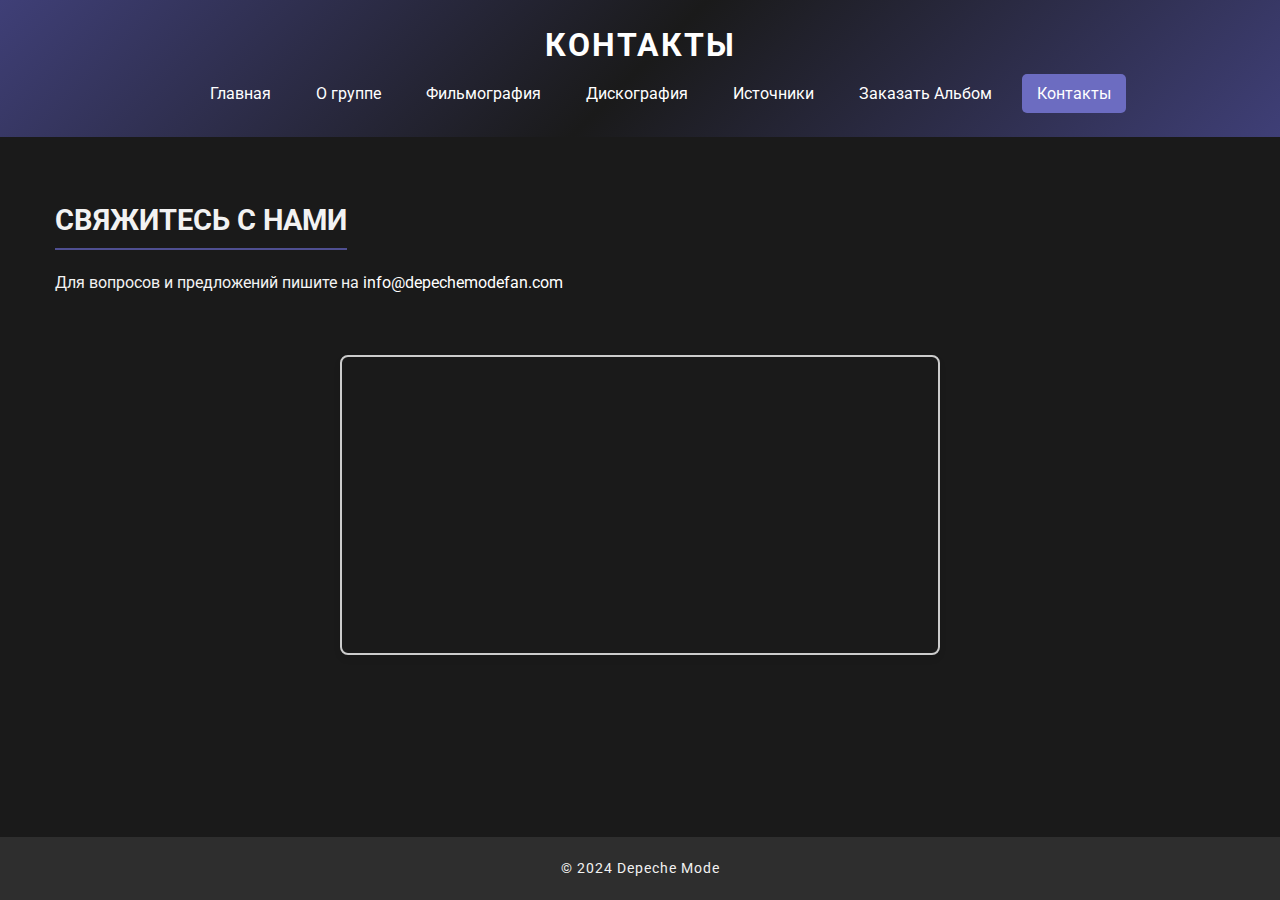
<file: contacts.html>
<!DOCTYPE html>
<html lang="en">
<head>
    <meta charset="UTF-8">
    <meta name="viewport" content="width=device-width, initial-scale=1.0">
    <title>Контакты</title>
    <link rel="stylesheet" href="css/style.css">
    <link href="https://fonts.googleapis.com/css2?family=Roboto:wght@400;700&display=swap&subset=cyrillic" rel="stylesheet">
    <link href="https://fonts.googleapis.com/css2?family=Montserrat:wght@400;700&display=swap&subset=cyrillic" rel="stylesheet">
    <script src="https://api-maps.yandex.ru/2.1/?lang=ru_RU" type="text/javascript"></script>
</head>
<body>
    <header>
        <h1>Контакты</h1>
        <nav>
            <ul>
                <li><a href="index.html">Главная</a></li>
                <li><a href="about.html">О группе</a></li>
                <li><a href="filmography.html">Фильмография</a></li>
                <li><a href="discography.html">Дискография</a></li>
                <li><a href="sources.html">Источники</a></li>
                <li><a href="order.html">Заказать Альбом</a></li>
                <li><a href="contacts.html" class="active">Контакты</a></li>
            </ul>
        </nav>
    </header>
    <main>
        <div class="main_text">
            <h2>Свяжитесь с нами</h2>
            <p>Для вопросов и предложений пишите на <a class="link" href="mailto:info@depechemodefan.com">info@depechemodefan.com</a></p>
        </div>
        <div id="map">

        </div>
    </main>
    <footer>
        <p>&copy; 2024 Depeche Mode</p>
    </footer>
    <script>
        ymaps.ready(init);
        function init() {
            var map = new ymaps.Map("map", {
                center: [55.784354, 37.482600],
                zoom: 16
            });
            var placemark = new ymaps.Placemark([55.784354, 37.482600], {
                balloonContent: '<strong>МТУСИ</strong>'
            });
            map.geoObjects.add(placemark);
        }
    </script>
</body>
</html>
</file>
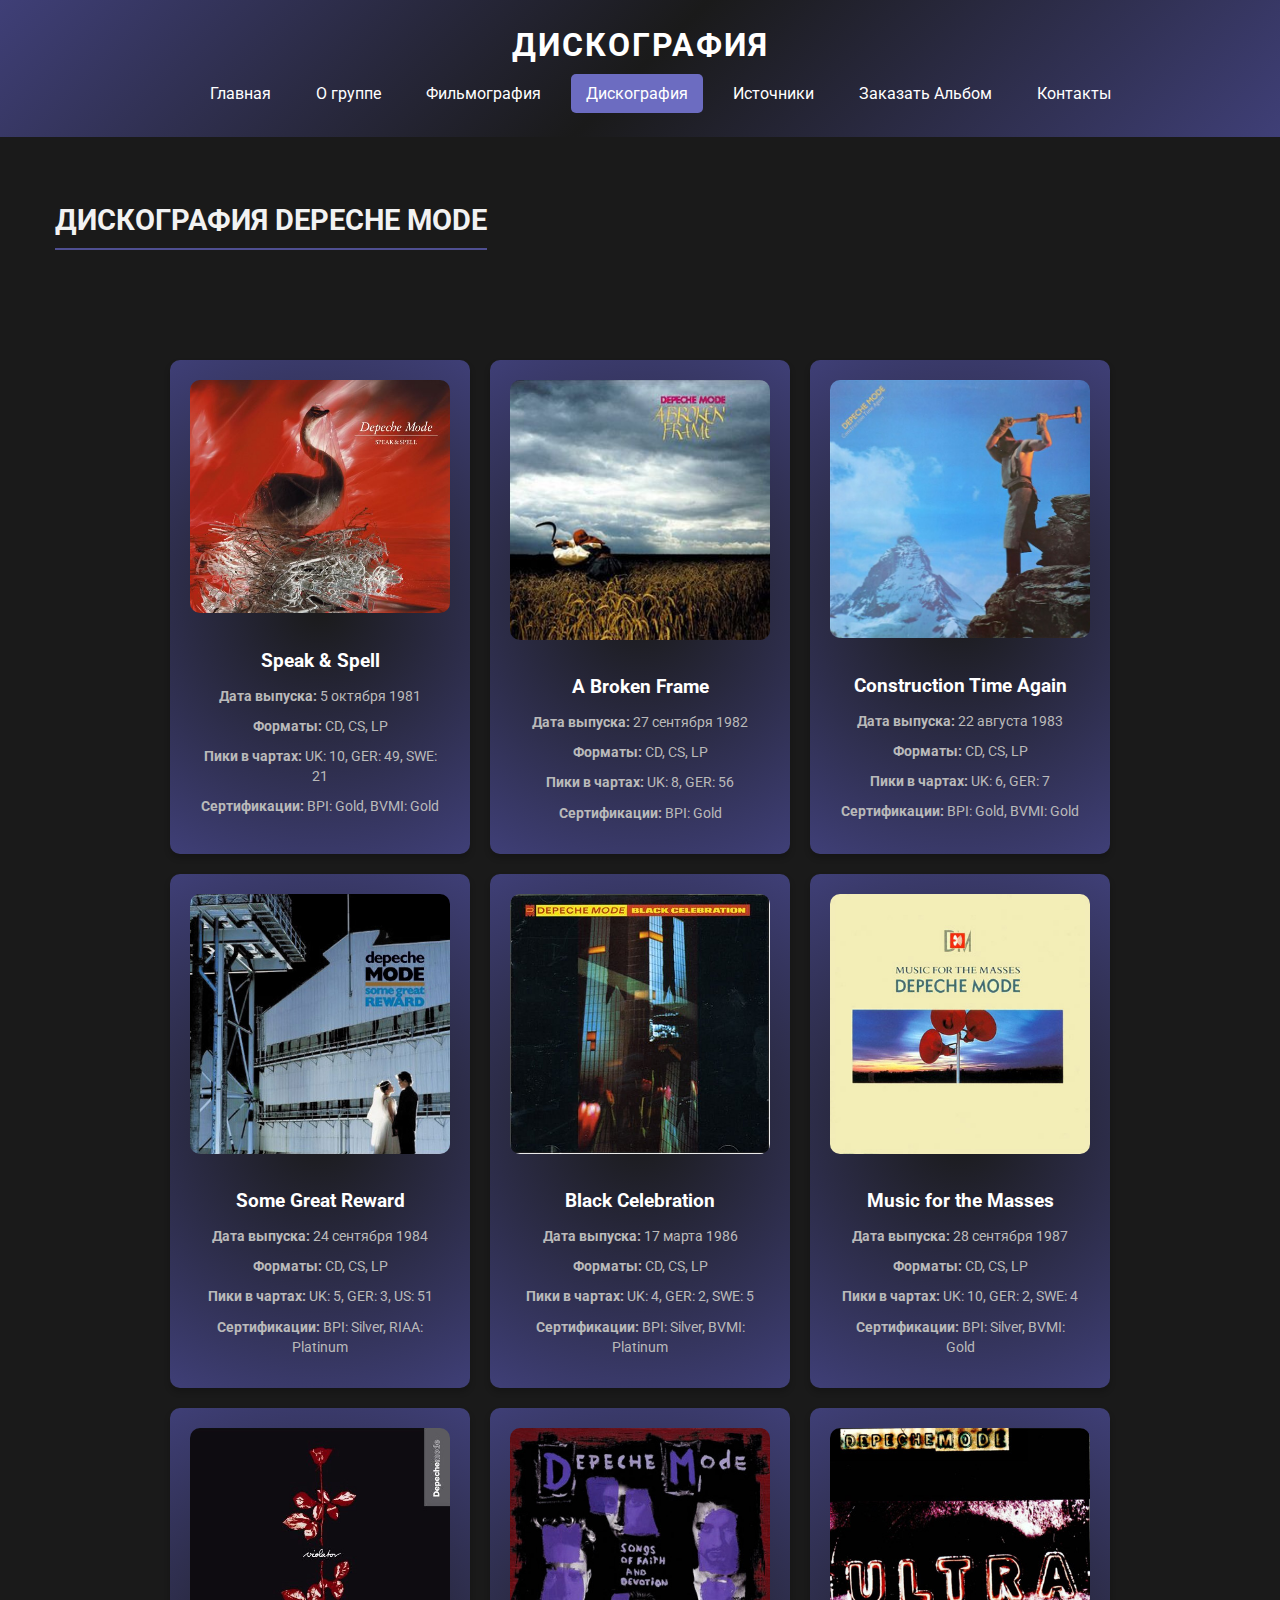
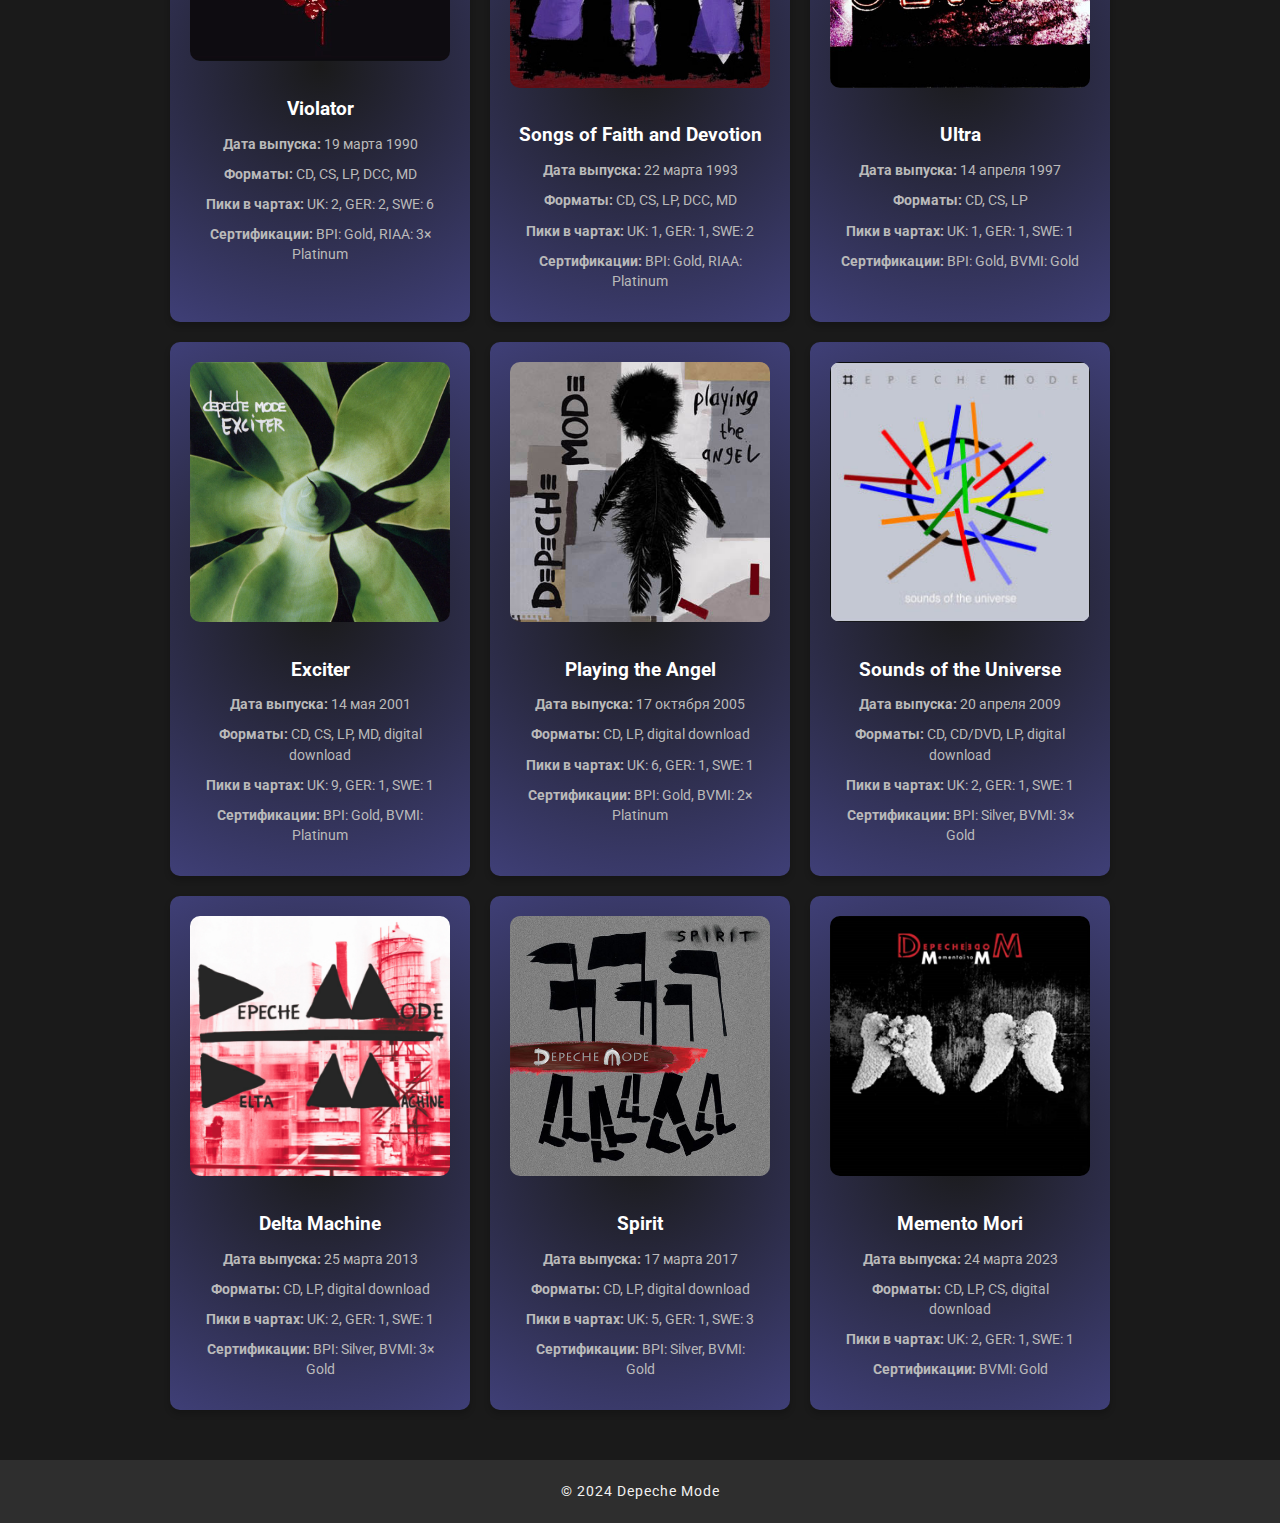
<file: discography.html>
<!DOCTYPE html>
<html lang="en">
<head>
    <meta charset="UTF-8">
    <meta name="viewport" content="width=device-width, initial-scale=1.0">
    <title>Дискография</title>
    <link rel="stylesheet" href="css/style.css">
    <link href="https://fonts.googleapis.com/css2?family=Roboto:wght@400;700&display=swap&subset=cyrillic" rel="stylesheet">
    <link href="https://fonts.googleapis.com/css2?family=Montserrat:wght@400;700&display=swap&subset=cyrillic" rel="stylesheet">
</head>
<body>
    <header>
        <h1>Дискография</h1>
        <nav>
            <ul>
                <li><a href="index.html">Главная</a></li>
                <li><a href="about.html">О группе</a></li>
                <li><a href="filmography.html">Фильмография</a></li>
                <li><a href="discography.html" class="active">Дискография</a></li>
                <li><a href="sources.html">Источники</a></li>
                <li><a href="order.html">Заказать Альбом</a></li>
                <li><a href="contacts.html">Контакты</a></li>
            </ul>
        </nav>
    </header>
    <main>
        <div class="main_text">
            <h2>Дискография Depeche Mode</h2>
        </div>
        <section class="albums">
            <article class="album-card">
                <img src="assets/Speak&Spell.jpg" alt="Обложка Speak & Spell" class="album-cover">
                <h3>Speak & Spell</h3>
                <p><strong>Дата выпуска:</strong> 5 октября 1981</p>
                <p><strong>Форматы:</strong> CD, CS, LP</p>
                <p><strong>Пики в чартах:</strong> UK: 10, GER: 49, SWE: 21</p>
                <p><strong>Сертификации:</strong> BPI: Gold, BVMI: Gold</p>
            </article>
            <article class="album-card">
                <img src="assets/A_Broken_Frame.jpg" alt="Обложка A Broken Frame" class="album-cover">
                <h3>A Broken Frame</h3>
                <p><strong>Дата выпуска:</strong> 27 сентября 1982</p>
                <p><strong>Форматы:</strong> CD, CS, LP</p>
                <p><strong>Пики в чартах:</strong> UK: 8, GER: 56</p>
                <p><strong>Сертификации:</strong> BPI: Gold</p>
            </article>
            <article class="album-card">
                <img src="assets/Construction_Time_Again.jpg" alt="Обложка Construction Time Again" class="album-cover">
                <h3>Construction Time Again</h3>
                <p><strong>Дата выпуска:</strong> 22 августа 1983</p>
                <p><strong>Форматы:</strong> CD, CS, LP</p>
                <p><strong>Пики в чартах:</strong> UK: 6, GER: 7</p>
                <p><strong>Сертификации:</strong> BPI: Gold, BVMI: Gold</p>
            </article>
            <article class="album-card">
                <img src="assets/Some_Great_Reward.jpg" alt="Обложка Some Great Reward" class="album-cover">
                <h3>Some Great Reward</h3>
                <p><strong>Дата выпуска:</strong> 24 сентября 1984</p>
                <p><strong>Форматы:</strong> CD, CS, LP</p>
                <p><strong>Пики в чартах:</strong> UK: 5, GER: 3, US: 51</p>
                <p><strong>Сертификации:</strong> BPI: Silver, RIAA: Platinum</p>
            </article>
            <article class="album-card">
                <img src="assets/Black_Celebration.jpg" alt="Обложка Black Celebration" class="album-cover">
                <h3>Black Celebration</h3>
                <p><strong>Дата выпуска:</strong> 17 марта 1986</p>
                <p><strong>Форматы:</strong> CD, CS, LP</p>
                <p><strong>Пики в чартах:</strong> UK: 4, GER: 2, SWE: 5</p>
                <p><strong>Сертификации:</strong> BPI: Silver, BVMI: Platinum</p>
            </article>
            <article class="album-card">
                <img src="assets/Music_For_The_Masses.jpg" alt="Обложка Music for the Masses" class="album-cover">
                <h3>Music for the Masses</h3>
                <p><strong>Дата выпуска:</strong> 28 сентября 1987</p>
                <p><strong>Форматы:</strong> CD, CS, LP</p>
                <p><strong>Пики в чартах:</strong> UK: 10, GER: 2, SWE: 4</p>
                <p><strong>Сертификации:</strong> BPI: Silver, BVMI: Gold</p>
            </article>
            <article class="album-card">
                <img src="assets/Violator.jpg" alt="Обложка Violator" class="album-cover">
                <h3>Violator</h3>
                <p><strong>Дата выпуска:</strong> 19 марта 1990</p>
                <p><strong>Форматы:</strong> CD, CS, LP, DCC, MD</p>
                <p><strong>Пики в чартах:</strong> UK: 2, GER: 2, SWE: 6</p>
                <p><strong>Сертификации:</strong> BPI: Gold, RIAA: 3× Platinum</p>
            </article>
            <article class="album-card">
                <img src="assets/Songs_of_Faith_and_Devotion.jpg" alt="Обложка Songs of Faith and Devotion" class="album-cover">
                <h3>Songs of Faith and Devotion</h3>
                <p><strong>Дата выпуска:</strong> 22 марта 1993</p>
                <p><strong>Форматы:</strong> CD, CS, LP, DCC, MD</p>
                <p><strong>Пики в чартах:</strong> UK: 1, GER: 1, SWE: 2</p>
                <p><strong>Сертификации:</strong> BPI: Gold, RIAA: Platinum</p>
            </article>
            <article class="album-card">
                <img src="assets/Ultra.jpg" alt="Обложка Ultra" class="album-cover">
                <h3>Ultra</h3>
                <p><strong>Дата выпуска:</strong> 14 апреля 1997</p>
                <p><strong>Форматы:</strong> CD, CS, LP</p>
                <p><strong>Пики в чартах:</strong> UK: 1, GER: 1, SWE: 1</p>
                <p><strong>Сертификации:</strong> BPI: Gold, BVMI: Gold</p>
            </article>
            <article class="album-card">
                <img src="assets/Exciter.jpg" alt="Обложка Exciter" class="album-cover">
                <h3>Exciter</h3>
                <p><strong>Дата выпуска:</strong> 14 мая 2001</p>
                <p><strong>Форматы:</strong> CD, CS, LP, MD, digital download</p>
                <p><strong>Пики в чартах:</strong> UK: 9, GER: 1, SWE: 1</p>
                <p><strong>Сертификации:</strong> BPI: Gold, BVMI: Platinum</p>
            </article>
            <article class="album-card">
                <img src="assets/Playing_the_Angel.jpg" alt="Обложка Playing the Angel" class="album-cover">
                <h3>Playing the Angel</h3>
                <p><strong>Дата выпуска:</strong> 17 октября 2005</p>
                <p><strong>Форматы:</strong> CD, LP, digital download</p>
                <p><strong>Пики в чартах:</strong> UK: 6, GER: 1, SWE: 1</p>
                <p><strong>Сертификации:</strong> BPI: Gold, BVMI: 2× Platinum</p>
            </article>
            <article class="album-card">
                <img src="assets/Sounds_of_the_Universe.jpg" alt="Обложка Sounds of the Universe" class="album-cover">
                <h3>Sounds of the Universe</h3>
                <p><strong>Дата выпуска:</strong> 20 апреля 2009</p>
                <p><strong>Форматы:</strong> CD, CD/DVD, LP, digital download</p>
                <p><strong>Пики в чартах:</strong> UK: 2, GER: 1, SWE: 1</p>
                <p><strong>Сертификации:</strong> BPI: Silver, BVMI: 3× Gold</p>
            </article>
            <article class="album-card">
                <img src="assets/Delta_Machine.jpg" alt="Обложка Delta Machine" class="album-cover">
                <h3>Delta Machine</h3>
                <p><strong>Дата выпуска:</strong> 25 марта 2013</p>
                <p><strong>Форматы:</strong> CD, LP, digital download</p>
                <p><strong>Пики в чартах:</strong> UK: 2, GER: 1, SWE: 1</p>
                <p><strong>Сертификации:</strong> BPI: Silver, BVMI: 3× Gold</p>
            </article>
            <article class="album-card">
                <img src="assets/Spirit.jpg" alt="Обложка Spirit" class="album-cover">
                <h3>Spirit</h3>
                <p><strong>Дата выпуска:</strong> 17 марта 2017</p>
                <p><strong>Форматы:</strong> CD, LP, digital download</p>
                <p><strong>Пики в чартах:</strong> UK: 5, GER: 1, SWE: 3</p>
                <p><strong>Сертификации:</strong> BPI: Silver, BVMI: Gold</p>
            </article>
            <article class="album-card">
                <img src="assets/Memento_Mori.png" alt="Обложка Memento Mori" class="album-cover">
                <h3>Memento Mori</h3>
                <p><strong>Дата выпуска:</strong> 24 марта 2023</p>
                <p><strong>Форматы:</strong> CD, LP, CS, digital download</p>
                <p><strong>Пики в чартах:</strong> UK: 2, GER: 1, SWE: 1</p>
                <p><strong>Сертификации:</strong> BVMI: Gold</p>
            </article>
        </section>
    </main>
    <footer>
        <p>&copy; 2024 Depeche Mode</p>
    </footer>
</body>
</html>
</file>
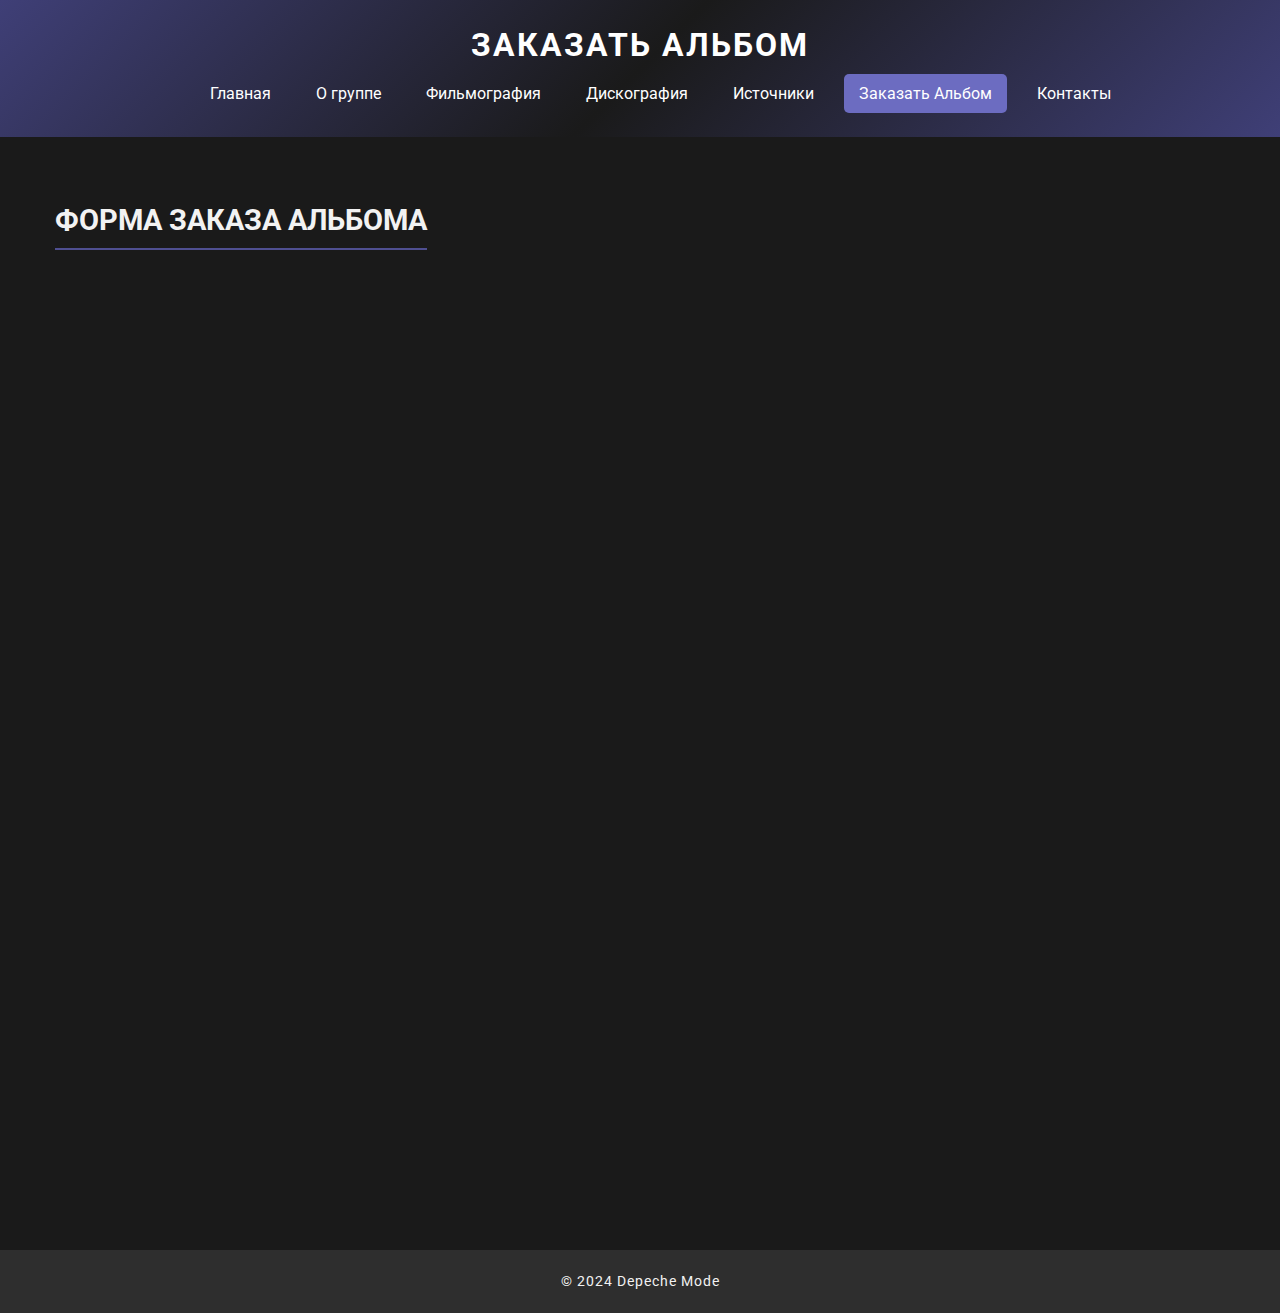
<file: order.html>
<!DOCTYPE html>
<html lang="en">
<head>
    <meta charset="UTF-8">
    <meta name="viewport" content="width=device-width, initial-scale=1.0">
    <title>Заказать Альбом</title>
    <link rel="stylesheet" href="css/style.css">
    <link href="https://fonts.googleapis.com/css2?family=Roboto:wght@400;700&display=swap&subset=cyrillic" rel="stylesheet">
    <link href="https://fonts.googleapis.com/css2?family=Montserrat:wght@400;700&display=swap&subset=cyrillic" rel="stylesheet">
    <style>
        body {
            margin: 0;
            padding: 0;
            overflow-x: hidden;
        }
    </style>
</head>
<body>
    <header>
        <h1>Заказать Альбом</h1>
        <nav>
            <ul>
                <li><a href="index.html">Главная</a></li>
                <li><a href="about.html">О группе</a></li>
                <li><a href="filmography.html">Фильмография</a></li>
                <li><a href="discography.html">Дискография</a></li>
                <li><a href="sources.html">Источники</a></li>
                <li><a href="order.html" class="active">Заказать Альбом</a></li>
                <li><a href="contacts.html">Контакты</a></li>
            </ul>
        </nav>
    </header>
    <main>
        <div class="main_text">
            <h2>Форма заказа альбома</h2>
        </div>
        <!-- Контейнер для центрирования формы -->
        <div class="form-container">
            <iframe src="https://docs.google.com/forms/d/e/1FAIpQLSdF28ki2_9HLTrXo1J_b01ZDTvJjjThPgT03pXNzlzsVpkf3g/viewform?embedded=true" frameborder="0" marginheight="0" marginwidth="0">Загрузка…</iframe>
        </div>
    </main>
    <footer>
        <p>&copy; 2024 Depeche Mode</p>
    </footer>
</body>
</html>
</file>
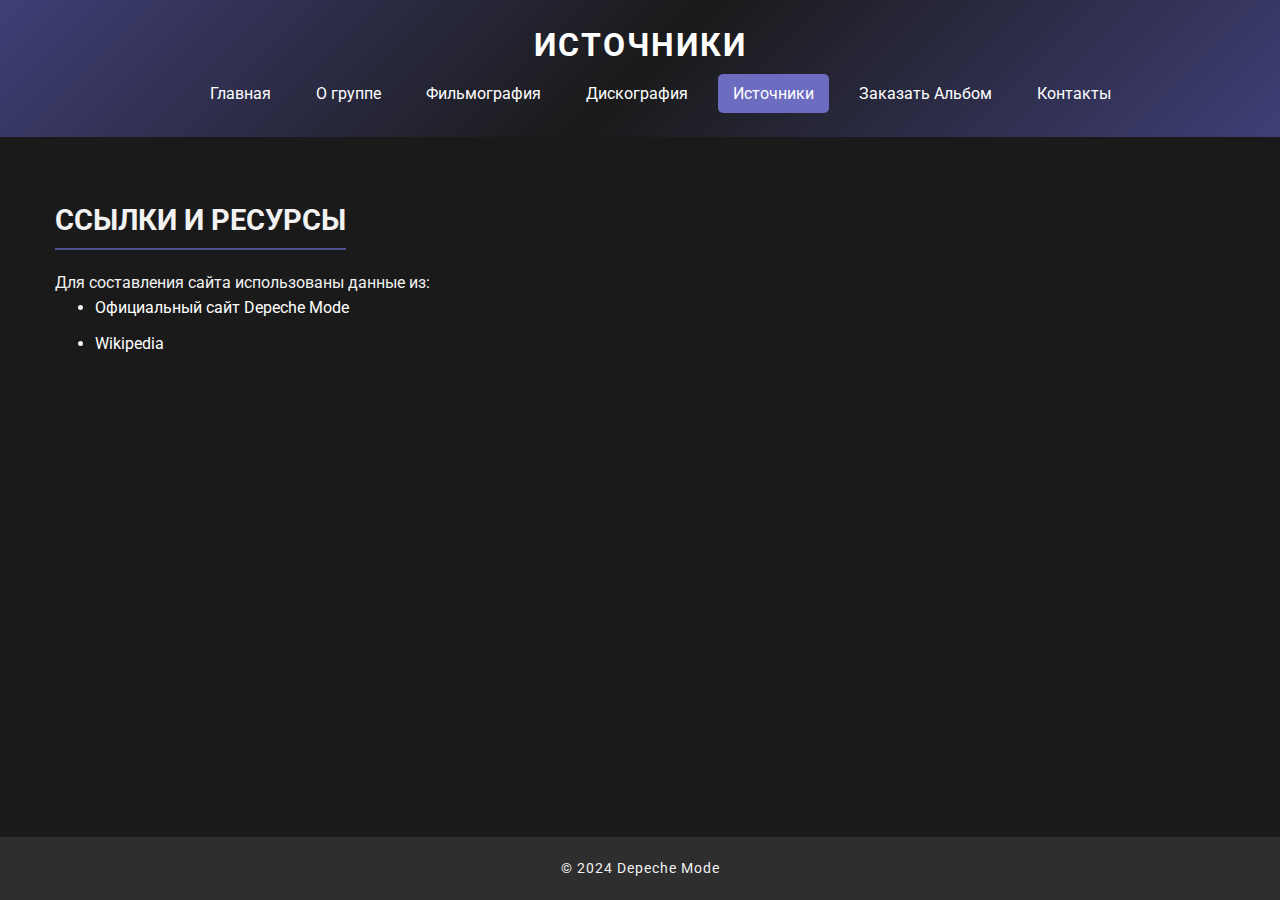
<file: sources.html>
<!DOCTYPE html>
<html lang="en">
<head>
    <meta charset="UTF-8">
    <meta name="viewport" content="width=device-width, initial-scale=1.0">
    <title>Источники</title>
    <link rel="stylesheet" href="css/style.css">
    <link href="https://fonts.googleapis.com/css2?family=Roboto:wght@400;700&display=swap&subset=cyrillic" rel="stylesheet">
    <link href="https://fonts.googleapis.com/css2?family=Montserrat:wght@400;700&display=swap&subset=cyrillic" rel="stylesheet">
</head>
<body>
    <header>
        <h1>Источники</h1>
        <nav>
            <ul>
                <li><a href="index.html">Главная</a></li>
                <li><a href="about.html">О группе</a></li>
                <li><a href="filmography.html">Фильмография</a></li>
                <li><a href="discography.html">Дискография</a></li>
                <li><a href="sources.html" class="active">Источники</a></li>
                <li><a href="order.html">Заказать Альбом</a></li>
                <li><a href="contacts.html">Контакты</a></li>
            </ul>
        </nav>
    </header>
    <main>
        <div class="main_text">
            <h2>Ссылки и ресурсы</h2>
            <p>Для составления сайта использованы данные из:</p>
            <ul>
                <li><a class="link" href="https://www.depechemode.com" target="_blank">Официальный сайт Depeche Mode</a></li>
                <li><a class="link" href="https://en.wikipedia.org/wiki/Depeche_Mode" target="_blank">Wikipedia</a></li>
            </ul>
        </div>
    </main>
    <footer>
        <p>&copy; 2024 Depeche Mode</p>
    </footer>
</body>
</html>
</file>
<file: css/style.css>
/* Общие стили */
*,
*::before,
*::after {
    margin: 0;
    padding: 0;
    box-sizing: border-box;
}

html, body {
    height: 100%;
    margin: 0;
}

body {
    font-family: 'Roboto', sans-serif;
    font-size: 16px;
    line-height: 1.6;
    background-color: #1a1a1a;
    color: #f2f2f2;
    display: flex;
    flex-direction: column;
}

main {
    flex-grow: 1;
}

ul {
    list-style: disc;
    padding-left: 40px;
}

ul li {
    margin-bottom: 10px;
}

img, .center-image {
    max-width: 100%;
    height: auto;
    border-radius: 10px;
    object-fit: cover;
}

/* Заголовок */
header {
    background: linear-gradient(135deg, #3f3f77, #1a1a1a, #3f3f77);
    color: white;
    padding: 20px 10px;
    text-align: center;
    position: sticky;
    top: 0;
    z-index: 1000;
}

header h1 {
    font-size: 2rem;
    text-transform: uppercase;
    letter-spacing: 2px;
    margin-bottom: 10px;
}

/* Навигация */
nav ul {
    list-style: none;
    display: flex;
    justify-content: center;
    flex-wrap: wrap;
    gap: 15px;
}

nav ul li a {
    text-decoration: none;
    color: white;
    padding: 10px 15px;
    border-radius: 5px;
    transition: background 0.3s, color 0.3s;
    font-size: 1rem;
}

nav ul li a.active {
    background-color: #6c6cc1;
}

nav ul li a:hover {
    background-color: #f2f2f2;
    color: #1a1a1a;
}

iframe {
    width: 100%;
    max-width: 640px;
    height: 100%;
    max-height: 90vh;
    border: none;
    display: flex;
    justify-content: center;
    align-items: center;
    height: 100vh;
    padding: 20px;
    box-sizing: border-box;
    overflow: auto;
}

/* Footer */
footer {
    background: #2e2e2e;
    color: #f2f2f2;
    text-align: center;
    padding: 20px 10px;
    margin-top: 20px;
}

footer p {
    font-size: 0.9rem;
    letter-spacing: 1px;
}

/* Герой-секция */
.hero {
    position: relative;
    padding: 30px 15px;
    max-width: 1200px;
    margin: auto;
    text-align: center;
}

.hero .hero-image {
    opacity: 0.6;
}

.hero-content {
    position: absolute;
    top: 50%;
    left: 50%;
    transform: translate(-50%, -50%);
    width: 90%;
    text-align: center;
}

.hero h2 {
    font-size: 2rem;
    margin: 20px 0;
    text-transform: uppercase;
    letter-spacing: 2px;
}

.hero p {
    font-size: 1.2rem;
    margin-top: 10px;
}

/* Основной текст */
.main_text {
    margin: 30px auto;
    padding: 30px 15px;
    max-width: 1200px;
}

.main_text h2 {
    font-size: 1.8rem;
    margin-bottom: 20px;
    text-transform: uppercase;
    color: #f2f2f2;
    border-bottom: 2px solid #4f4f91;
    display: inline-block;
    padding-bottom: 5px;
    width: fit-content;
}

/* Альбомы */
.albums {
    display: flex;
    flex-wrap: wrap;
    gap: 20px;
    justify-content: center;
    padding: 30px 15px;
    max-width: 1200px;
    margin: auto;
}

.album-card {
    background: radial-gradient(circle, #1a1a1a, #3f3f77);
    border-radius: 10px;
    box-shadow: 0 4px 6px rgba(0, 0, 0, 0.2);
    width: 300px;
    padding: 20px;
    text-align: center;
    transition: transform 0.3s ease;
}

.album-card:hover {
    transform: scale(1.05);
}

.album-cover {
    margin-bottom: 15px;
}

.album-card h3 {
    font-size: 1.2em;
    margin: 10px 0;
    color: #ffffff;
}

.album-card p {
    font-size: 0.9em;
    color: #bababa;
    line-height: 1.4;
    margin: 10px;
}

/* Ссылки */
.link {
    text-decoration: none;
    color: #ffffff;
    position: relative;
    transition: color 0.3s ease, transform 0.3s ease;
}

.link:hover {
    color: #6c6cc1;
    transform: scale(1.05);
}

.link.active {
    color: #6c6cc1;
    font-weight: bold;
}

.link::after {
    content: '';
    position: absolute;
    width: 100%;
    height: 2px;
    background-color: #6c6cc1;
    bottom: 0;
    left: 0;
    transform: scaleX(0);
    transform-origin: bottom right;
    transition: transform 0.3s ease;
}

.link:hover::after {
    transform: scaleX(1);
    transform-origin: bottom left;
}

.form-container {
    display: flex;
    justify-content: center;
    align-items: center;
    height: 100vh;
    padding: 20px;
    box-sizing: border-box;
    overflow: auto;
}

/* Карта */
#map {
    width: 90%; 
    max-width: 600px;
    height: 300px;
    margin: 20px auto;
    border: 2px solid #ccc;
    border-radius: 8px;
    box-shadow: 0 4px 6px rgba(0, 0, 0, 0.1);
}

/* Адаптивность */
@media (max-width: 768px) {
    header h1 {
        font-size: 1.5rem;
        margin-bottom: 5px;
    }

    nav ul li a {
        font-size: 0.9rem;
    }

    .hero h2 {
        font-size: 1.5rem;
    }

    .hero p {
        font-size: 1rem;
    }

    .main_text h2 {
        font-size: 1.5rem;
    }
}

@media (max-width: 480px) {
    nav ul {
        list-style: none;
        display: flex;
        justify-content: center;
        align-items: center;
        margin: 0 auto;
        padding: 0;
        max-width: 100%;
    }
    header h1 {
        font-size: 1.2rem;
    }

    .hero h2 {
        font-size: 1.2rem;
    }

    .hero p {
        font-size: 0.9rem;
    }

    .main_text h2 {
        font-size: 1.3rem;
    }
}
</file>
